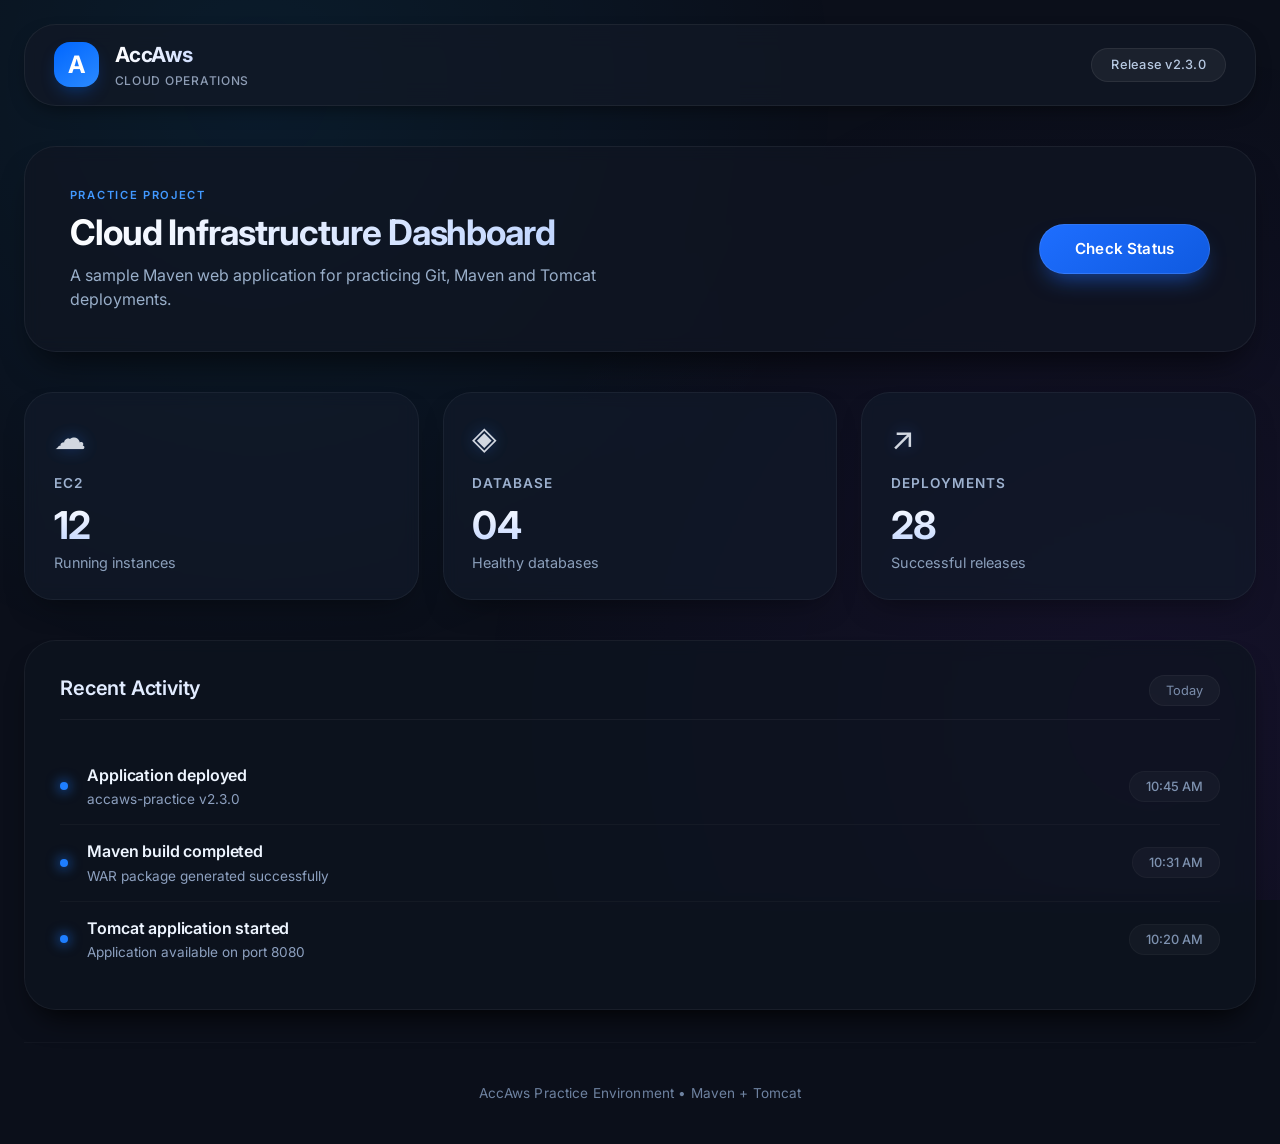
<file: src/main/webapp/index.html>
<!DOCTYPE html>
<html lang="en">
<head>
    <meta charset="UTF-8">
    <meta name="viewport" content="width=device-width, initial-scale=1.0">
    <title>AccAws · Cloud Dashboard</title>
    <!-- Google Font & simple icon set (Feather) -->
    <link rel="preconnect" href="https://fonts.googleapis.com">
    <link rel="preconnect" href="https://fonts.gstatic.com" crossorigin>
    <link href="https://fonts.googleapis.com/css2?family=Inter:opsz,wght@14..32,400;14..32,500;14..32,600;14..32,700&display=swap" rel="stylesheet">
    <style>
        /* ---------- RESET & GLOBAL ---------- */
        * {
            margin: 0;
            padding: 0;
            box-sizing: border-box;
        }

        body {
            background: #0b0f1a;
            font-family: 'Inter', -apple-system, BlinkMacSystemFont, sans-serif;
            color: #e8edf5;
            line-height: 1.5;
            min-height: 100vh;
            display: flex;
            flex-direction: column;
            padding: 1.5rem;
        }

        /* soft gradient glow */
        body::before {
            content: '';
            position: fixed;
            inset: 0;
            background: radial-gradient(circle at 20% 10%, rgba(0, 180, 255, 0.08), transparent 45%),
                        radial-gradient(circle at 90% 80%, rgba(138, 43, 226, 0.08), transparent 50%);
            pointer-events: none;
            z-index: 0;
        }

        /* ---------- LAYOUT WRAPPERS ---------- */
        .topbar,
        .container,
        footer {
            position: relative;
            z-index: 1;
            width: 100%;
            max-width: 1280px;
            margin: 0 auto;
        }

        /* ---------- HEADER / TOPBAR ---------- */
        .topbar {
            display: flex;
            justify-content: space-between;
            align-items: center;
            background: rgba(18, 24, 38, 0.75);
            backdrop-filter: blur(12px);
            -webkit-backdrop-filter: blur(12px);
            border: 1px solid rgba(255, 255, 255, 0.06);
            border-radius: 2rem;
            padding: 0.9rem 1.8rem;
            margin-bottom: 2.5rem;
            box-shadow: 0 8px 20px -8px rgba(0, 0, 0, 0.6);
        }

        .brand {
            display: flex;
            align-items: center;
            gap: 1rem;
        }

        .logo {
            width: 2.8rem;
            height: 2.8rem;
            background: linear-gradient(145deg, #0066ff, #2b8aff);
            border-radius: 1rem;
            display: flex;
            align-items: center;
            justify-content: center;
            font-weight: 700;
            font-size: 1.5rem;
            color: #fff;
            box-shadow: 0 8px 18px -6px #0066ff70;
            letter-spacing: -0.5px;
        }

        .brand h1 {
            font-size: 1.3rem;
            font-weight: 700;
            letter-spacing: -0.02em;
            background: linear-gradient(to right, #ffffff, #b0c8ff);
            -webkit-background-clip: text;
            background-clip: text;
            -webkit-text-fill-color: transparent;
        }

        .brand span {
            font-size: 0.75rem;
            font-weight: 500;
            color: #8e9db5;
            text-transform: uppercase;
            letter-spacing: 0.06em;
            display: block;
            margin-top: 0.1rem;
        }

        .version {
            background: rgba(255, 255, 255, 0.05);
            border: 1px solid rgba(255, 255, 255, 0.07);
            padding: 0.4rem 1.2rem;
            border-radius: 100px;
            font-size: 0.8rem;
            font-weight: 500;
            color: #b7c9e2;
            letter-spacing: 0.02em;
        }

        /* ---------- MAIN CONTAINER ---------- */
        .container {
            display: flex;
            flex-direction: column;
            gap: 2.5rem;
            flex: 1;
        }

        /* ---------- HERO ---------- */
        .hero {
            background: rgba(16, 22, 35, 0.7);
            backdrop-filter: blur(8px);
            -webkit-backdrop-filter: blur(8px);
            border: 1px solid rgba(255, 255, 255, 0.06);
            border-radius: 2rem;
            padding: 2.5rem 2.8rem;
            display: flex;
            flex-wrap: wrap;
            align-items: center;
            justify-content: space-between;
            gap: 2rem;
            box-shadow: 0 20px 35px -15px rgba(0, 0, 0, 0.7);
        }

        .eyebrow {
            font-size: 0.7rem;
            font-weight: 600;
            letter-spacing: 0.15em;
            color: #4299ff;
            text-transform: uppercase;
            margin-bottom: 0.5rem;
        }

        .hero h2 {
            font-size: 2.2rem;
            font-weight: 700;
            letter-spacing: -0.03em;
            line-height: 1.2;
            background: linear-gradient(135deg, #fff 0%, #b8d0ff 100%);
            -webkit-background-clip: text;
            background-clip: text;
            -webkit-text-fill-color: transparent;
            margin-bottom: 0.6rem;
        }

        .subtitle {
            color: #99aec9;
            max-width: 550px;
            font-size: 1rem;
            font-weight: 400;
        }

        .hero button {
            background: linear-gradient(145deg, #1e6eff, #0f5ae0);
            border: none;
            padding: 0.9rem 2.2rem;
            border-radius: 3rem;
            font-weight: 600;
            font-size: 0.95rem;
            color: white;
            cursor: pointer;
            box-shadow: 0 12px 22px -8px #1e6eff90;
            transition: all 0.25s ease;
            border: 1px solid rgba(255, 255, 255, 0.1);
            font-family: 'Inter', sans-serif;
            letter-spacing: 0.01em;
            white-space: nowrap;
        }

        .hero button:hover {
            background: linear-gradient(145deg, #3280ff, #1a62f0);
            box-shadow: 0 16px 28px -8px #1e6effcc;
            transform: translateY(-2px);
        }

        .hero button:active {
            transform: translateY(1px);
            box-shadow: 0 8px 16px -6px #1e6eff;
        }

        /* ---------- CARDS ---------- */
        .cards {
            display: grid;
            grid-template-columns: repeat(auto-fit, minmax(200px, 1fr));
            gap: 1.5rem;
        }

        .card {
            background: rgba(18, 26, 42, 0.7);
            backdrop-filter: blur(8px);
            -webkit-backdrop-filter: blur(8px);
            border: 1px solid rgba(255, 255, 255, 0.05);
            border-radius: 1.8rem;
            padding: 1.8rem 1.8rem 1.6rem;
            display: flex;
            flex-direction: column;
            transition: all 0.2s ease;
            box-shadow: 0 15px 30px -15px #00000080;
        }

        .card:hover {
            border-color: rgba(66, 153, 255, 0.3);
            background: rgba(22, 32, 50, 0.8);
            transform: translateY(-3px);
            box-shadow: 0 25px 35px -15px #000000cc;
        }

        .icon {
            font-size: 2rem;
            line-height: 1;
            margin-bottom: 1.2rem;
            opacity: 0.9;
            filter: drop-shadow(0 0 8px #2b7aff60);
        }

        .card h3 {
            font-size: 0.85rem;
            font-weight: 600;
            text-transform: uppercase;
            letter-spacing: 0.08em;
            color: #9db1cf;
            margin-bottom: 0.5rem;
        }

        .card strong {
            font-size: 2.4rem;
            font-weight: 700;
            letter-spacing: -0.02em;
            background: linear-gradient(to bottom, #fff, #c0d4ff);
            -webkit-background-clip: text;
            background-clip: text;
            -webkit-text-fill-color: transparent;
            line-height: 1.2;
            margin-bottom: 0.25rem;
        }

        .card p {
            font-size: 0.9rem;
            color: #8b9fbb;
            font-weight: 400;
        }

        /* ---------- ACTIVITY SECTION ---------- */
        .activity {
            background: rgba(14, 20, 32, 0.7);
            backdrop-filter: blur(8px);
            -webkit-backdrop-filter: blur(8px);
            border: 1px solid rgba(255, 255, 255, 0.05);
            border-radius: 2rem;
            padding: 2rem 2.2rem;
            box-shadow: 0 18px 30px -15px #000000;
        }

        .section-title {
            display: flex;
            justify-content: space-between;
            align-items: baseline;
            margin-bottom: 1.8rem;
            border-bottom: 1px solid rgba(255, 255, 255, 0.05);
            padding-bottom: 0.8rem;
        }

        .section-title h3 {
            font-size: 1.25rem;
            font-weight: 600;
            letter-spacing: -0.01em;
            color: #e2ecff;
        }

        .section-title span {
            font-size: 0.8rem;
            color: #7b8dab;
            background: rgba(255, 255, 255, 0.04);
            padding: 0.3rem 1rem;
            border-radius: 2rem;
            border: 1px solid rgba(255, 255, 255, 0.04);
        }

        .activity-row {
            display: flex;
            align-items: center;
            gap: 1.2rem;
            padding: 0.9rem 0;
            border-bottom: 1px solid rgba(255, 255, 255, 0.03);
        }

        .activity-row:last-child {
            border-bottom: none;
        }

        .dot {
            width: 8px;
            height: 8px;
            background: #1e7eff;
            border-radius: 50%;
            box-shadow: 0 0 12px 2px #1e7eff90;
            flex-shrink: 0;
        }

        .activity-row > div:nth-child(2) {
            flex: 1;
        }

        .activity-row b {
            font-size: 1rem;
            font-weight: 600;
            color: #eef5ff;
            display: block;
            margin-bottom: 0.15rem;
            letter-spacing: -0.01em;
        }

        .activity-row p {
            font-size: 0.85rem;
            color: #8da0bf;
            font-weight: 400;
        }

        .activity-row time {
            font-size: 0.8rem;
            font-weight: 500;
            color: #7e92b0;
            background: rgba(255, 255, 255, 0.03);
            padding: 0.3rem 1rem;
            border-radius: 2rem;
            border: 1px solid rgba(255, 255, 255, 0.03);
            white-space: nowrap;
        }

        /* ---------- FOOTER ---------- */
        footer {
            text-align: center;
            padding: 2.5rem 0 1rem;
            font-size: 0.85rem;
            color: #6e82a0;
            border-top: 1px solid rgba(255, 255, 255, 0.03);
            margin-top: 2rem;
            letter-spacing: 0.01em;
        }

        /* ---------- RESPONSIVE ---------- */
        @media (max-width: 700px) {
            body {
                padding: 1rem;
            }

            .topbar {
                padding: 0.7rem 1.2rem;
                border-radius: 1.5rem;
            }

            .logo {
                width: 2.3rem;
                height: 2.3rem;
                font-size: 1.2rem;
            }

            .brand h1 {
                font-size: 1.1rem;
            }

            .version {
                font-size: 0.7rem;
                padding: 0.3rem 0.9rem;
            }

            .hero {
                padding: 1.8rem 1.5rem;
                border-radius: 1.5rem;
            }

            .hero h2 {
                font-size: 1.6rem;
            }

            .subtitle {
                font-size: 0.9rem;
            }

            .hero button {
                padding: 0.7rem 1.6rem;
                font-size: 0.85rem;
                width: 100%;
                text-align: center;
            }

            .cards {
                gap: 1rem;
            }

            .card {
                padding: 1.4rem;
                border-radius: 1.5rem;
            }

            .card strong {
                font-size: 2rem;
            }

            .activity {
                padding: 1.5rem;
                border-radius: 1.5rem;
            }

            .activity-row {
                flex-wrap: wrap;
                gap: 0.6rem;
            }

            .activity-row time {
                margin-left: auto;
            }

            .section-title h3 {
                font-size: 1.1rem;
            }
        }
    </style>
</head>
<body>
    <!-- Header -->
    <header class="topbar">
        <div class="brand">
            <div class="logo">A</div>
            <div>
                <h1>AccAws</h1>
                <span>Cloud Operations</span>
            </div>
        </div>
        <div class="version">Release v2.3.0</div>
    </header>

    <!-- Main Content -->
    <main class="container">
        <!-- Hero Section -->
        <section class="hero">
            <div>
                <p class="eyebrow">PRACTICE PROJECT</p>
                <h2>Cloud Infrastructure Dashboard</h2>
                <p class="subtitle">
                    A sample Maven web application for practicing
                    Git, Maven and Tomcat deployments.
                </p>
            </div>
            <button onclick="showMessage()">Check Status</button>
        </section>

        <!-- Cards -->
        <section class="cards">
            <div class="card">
                <span class="icon">☁</span>
                <h3>EC2</h3>
                <strong>12</strong>
                <p>Running instances</p>
            </div>
            <div class="card">
                <span class="icon">◈</span>
                <h3>Database</h3>
                <strong>04</strong>
                <p>Healthy databases</p>
            </div>
            <div class="card">
                <span class="icon">↗</span>
                <h3>Deployments</h3>
                <strong>28</strong>
                <p>Successful releases</p>
            </div>
        </section>

        <!-- Activity -->
        <section class="activity">
            <div class="section-title">
                <h3>Recent Activity</h3>
                <span>Today</span>
            </div>

            <div class="activity-row">
                <div class="dot"></div>
                <div>
                    <b>Application deployed</b>
                    <p>accaws-practice v2.3.0</p>
                </div>
                <time>10:45 AM</time>
            </div>

            <div class="activity-row">
                <div class="dot"></div>
                <div>
                    <b>Maven build completed</b>
                    <p>WAR package generated successfully</p>
                </div>
                <time>10:31 AM</time>
            </div>

            <div class="activity-row">
                <div class="dot"></div>
                <div>
                    <b>Tomcat application started</b>
                    <p>Application available on port 8080</p>
                </div>
                <time>10:20 AM</time>
            </div>
        </section>
    </main>

    <!-- Footer -->
    <footer>
        AccAws Practice Environment • Maven + Tomcat
    </footer>

    <script>
        function showMessage() {
            // Simple status alert (replaces original app.js behavior in a clean way)
            alert('✅ All systems operational.\nEC2: 12 running, Databases: 4 healthy, Deployments: 28 successful.');
        }
    </script>
</body>
</html>
</file>
